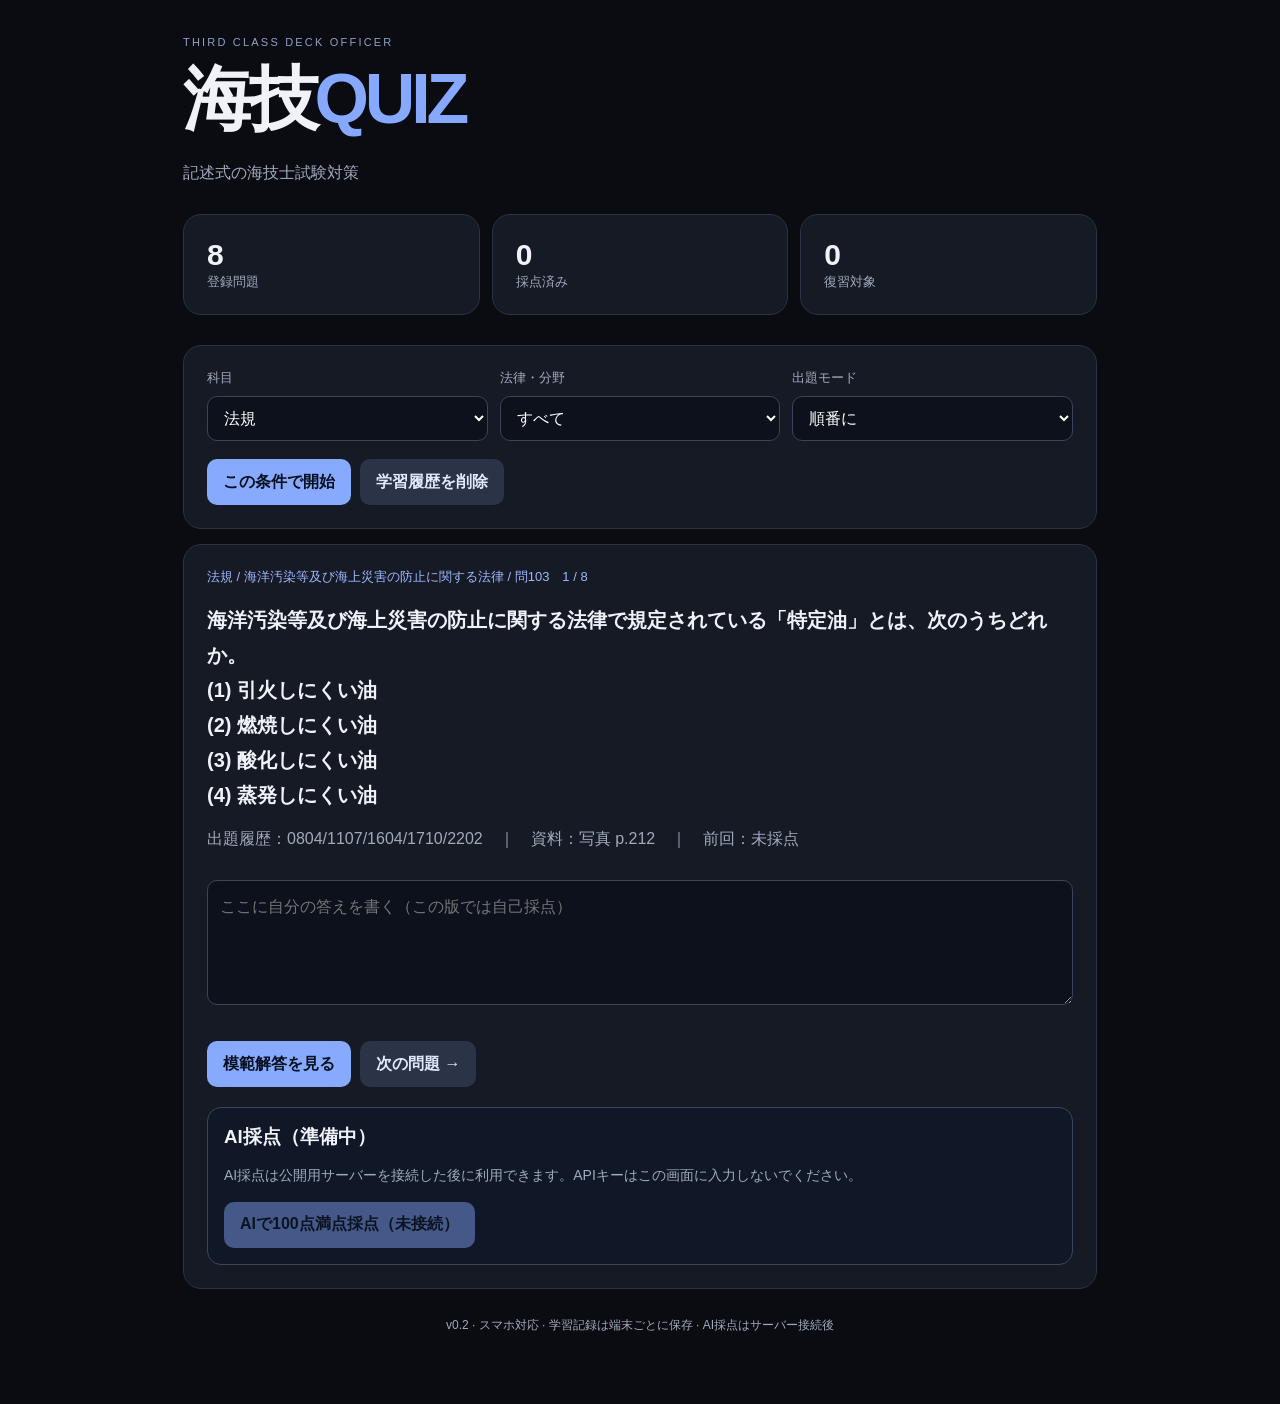
<file: index.html>
<!doctype html><html lang="ja"><head><meta charset="utf-8"><meta name="viewport" content="width=device-width,initial-scale=1"><title>海技QUIZ v0.2</title><link rel="stylesheet" href="style.css"></head><body><main class="shell"><header><div class="eyebrow">THIRD CLASS DECK OFFICER</div><h1>海技<span>QUIZ</span></h1><p>記述式の海技士試験対策</p></header><section class="stats"><div><strong id="total">0</strong><small>登録問題</small></div><div><strong id="done">0</strong><small>採点済み</small></div><div><strong id="weak">0</strong><small>復習対象</small></div></section><section class="panel"><div class="controls"><label>科目<select id="subject"><option value="法規">法規</option><option value="運用">運用</option><option value="航海">航海</option></select></label><label>法律・分野<select id="topic"><option value="all">すべて</option></select></label><label>出題モード<select id="mode"><option value="normal">順番に</option><option value="random">ランダム</option><option value="weak">復習（△・×）</option></select></label></div><div class="toolbar"><button id="start">この条件で開始</button><button class="secondary" id="reset">学習履歴を削除</button></div></section><section class="panel question"><div class="meta" id="meta">問題を選んで開始</div><h2 id="question">「この条件で開始」を押してね。</h2><p class="hint" id="hint"></p><textarea id="response" placeholder="ここに自分の答えを書く（この版では自己採点）"></textarea><div class="toolbar"><button id="reveal">模範解答を見る</button><button class="secondary" id="next">次の問題 →</button></div><div class="ai-panel"><h3>AI採点（準備中）</h3><p>AI採点は公開用サーバーを接続した後に利用できます。APIキーはこの画面に入力しないでください。</p><button id="aiGrade" disabled>AIで100点満点採点（未接続）</button></div><div id="answerBox" class="answer hidden"><h3>模範解答</h3><p id="answer"></p><div class="toolbar"><button class="good" data-grade="○">○ 覚えた</button><button class="mid" data-grade="△">△ あやふや</button><button class="bad" data-grade="×">× できなかった</button></div></div></section><footer>v0.2 · スマホ対応 · 学習記録は端末ごとに保存 · AI採点はサーバー接続後</footer></main><script src="questions.js"></script><script src="app.js"></script></body></html>
</file>
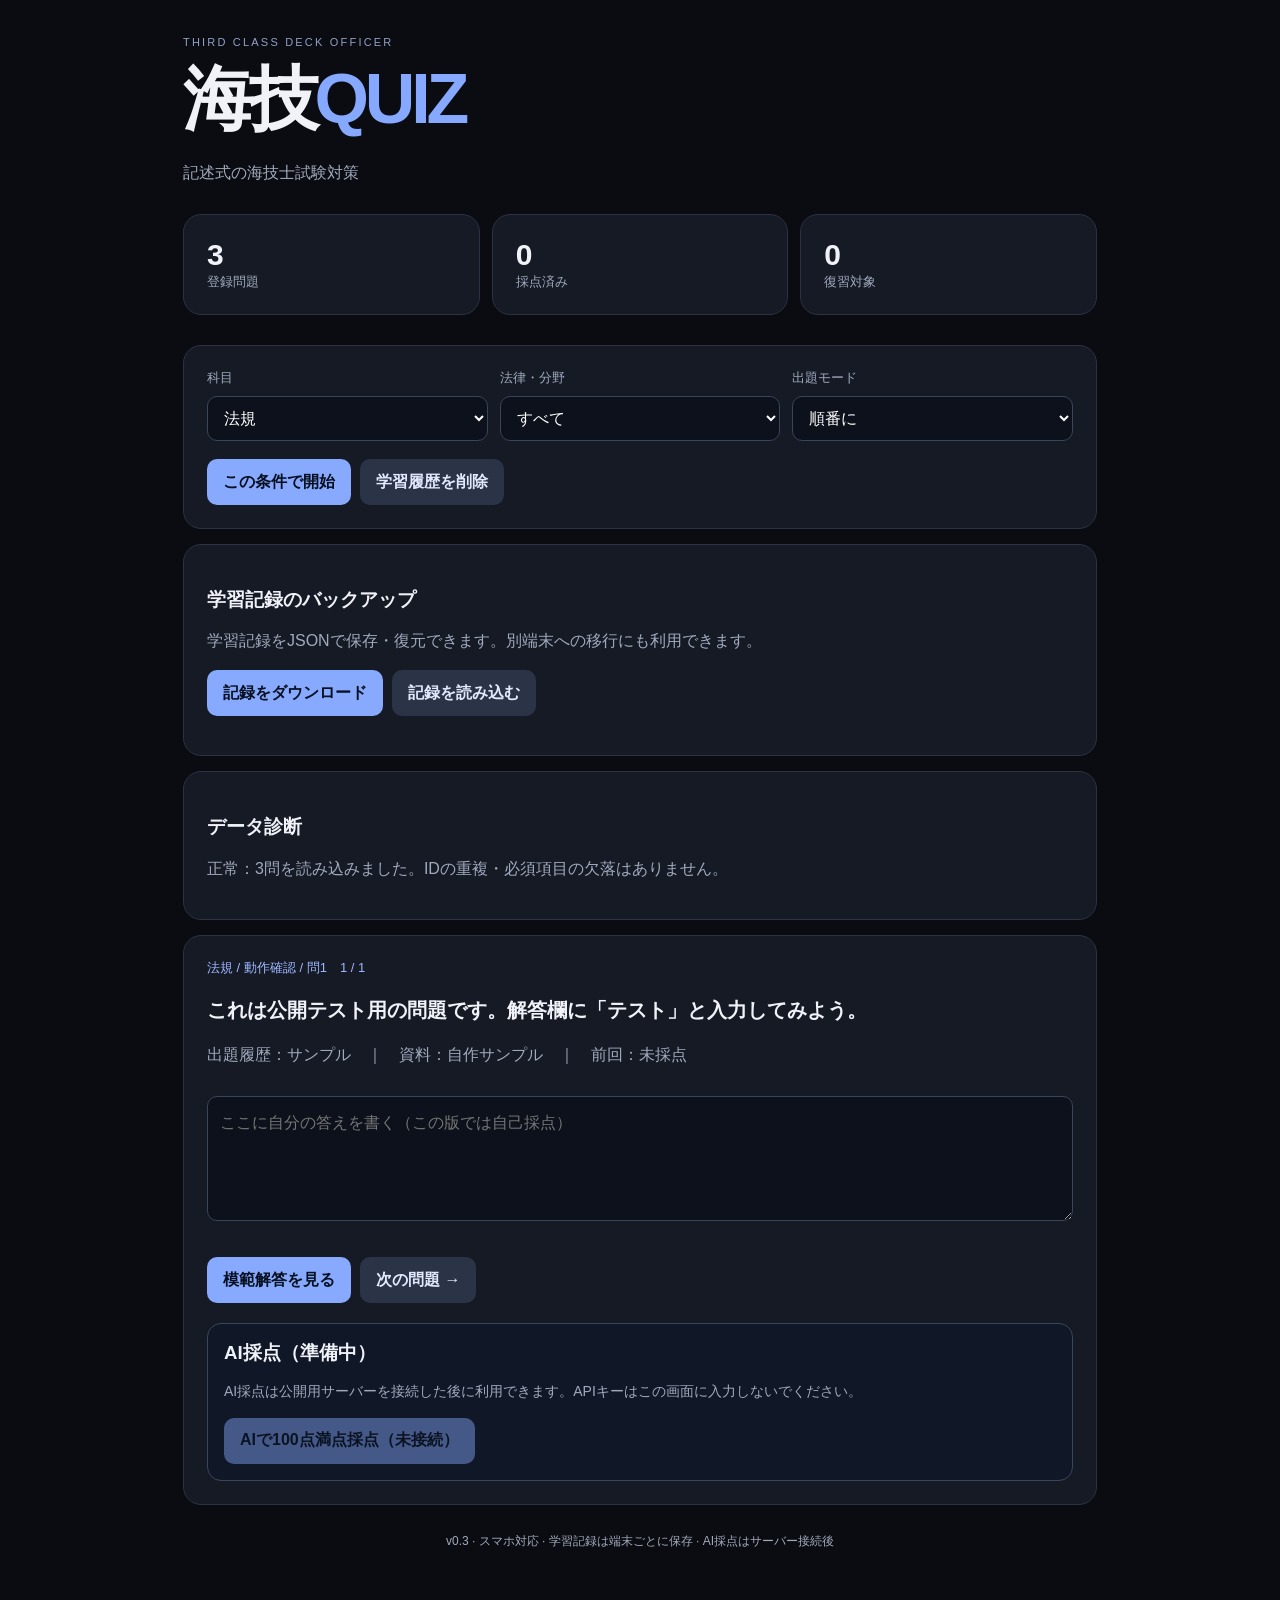
<file: v03-test/index.html>
<!doctype html><html lang="ja"><head><meta charset="utf-8"><meta name="viewport" content="width=device-width,initial-scale=1"><title>海技QUIZ v0.3</title><link rel="stylesheet" href="style.css"></head><body><main class="shell"><header><div class="eyebrow">THIRD CLASS DECK OFFICER</div><h1>海技<span>QUIZ</span></h1><p>記述式の海技士試験対策</p></header><section class="stats"><div><strong id="total">0</strong><small>登録問題</small></div><div><strong id="done">0</strong><small>採点済み</small></div><div><strong id="weak">0</strong><small>復習対象</small></div></section><section class="panel"><div class="controls"><label>科目<select id="subject"><option value="法規">法規</option><option value="運用">運用</option><option value="航海">航海</option></select></label><label>法律・分野<select id="topic"><option value="all">すべて</option></select></label><label>出題モード<select id="mode"><option value="normal">順番に</option><option value="random">ランダム</option><option value="weak">復習（△・×）</option></select></label></div><div class="toolbar"><button id="start">この条件で開始</button><button class="secondary" id="reset">学習履歴を削除</button></div></section><section class="panel"><h3>学習記録のバックアップ</h3><p class="hint">学習記録をJSONで保存・復元できます。別端末への移行にも利用できます。</p><div class="toolbar"><button id="exportGrades" type="button">記録をダウンロード</button><button id="importGrades" class="secondary" type="button">記録を読み込む</button><input id="importFile" type="file" accept=".json,application/json" hidden></div><p class="hint" id="backupStatus" role="status"></p></section><section class="panel"><h3>データ診断</h3><p class="hint" id="diagnostics" role="status">確認中…</p></section><section class="panel question"><div class="meta" id="meta">問題を選んで開始</div><h2 id="question">「この条件で開始」を押してね。</h2><p class="hint" id="hint"></p><textarea id="response" placeholder="ここに自分の答えを書く（この版では自己採点）"></textarea><div class="toolbar"><button id="reveal">模範解答を見る</button><button class="secondary" id="next">次の問題 →</button></div><div class="ai-panel"><h3>AI採点（準備中）</h3><p>AI採点は公開用サーバーを接続した後に利用できます。APIキーはこの画面に入力しないでください。</p><button id="aiGrade" disabled>AIで100点満点採点（未接続）</button></div><div id="answerBox" class="answer hidden"><h3>模範解答</h3><p id="answer"></p><div class="toolbar"><button class="good" data-grade="○">○ 覚えた</button><button class="mid" data-grade="△">△ あやふや</button><button class="bad" data-grade="×">× できなかった</button></div></div></section><footer>v0.3 · スマホ対応 · 学習記録は端末ごとに保存 · AI採点はサーバー接続後</footer></main><script src="questions.js" onerror="document.getElementById('diagnostics').textContent='エラー: questions.js を読み込めません。ファイル名と配置を確認してください。'"></script><script src="app.js" onerror="document.getElementById('diagnostics').textContent='エラー: app.js を読み込めません。ファイル名と配置を確認してください。'"></script></body></html>
</file>
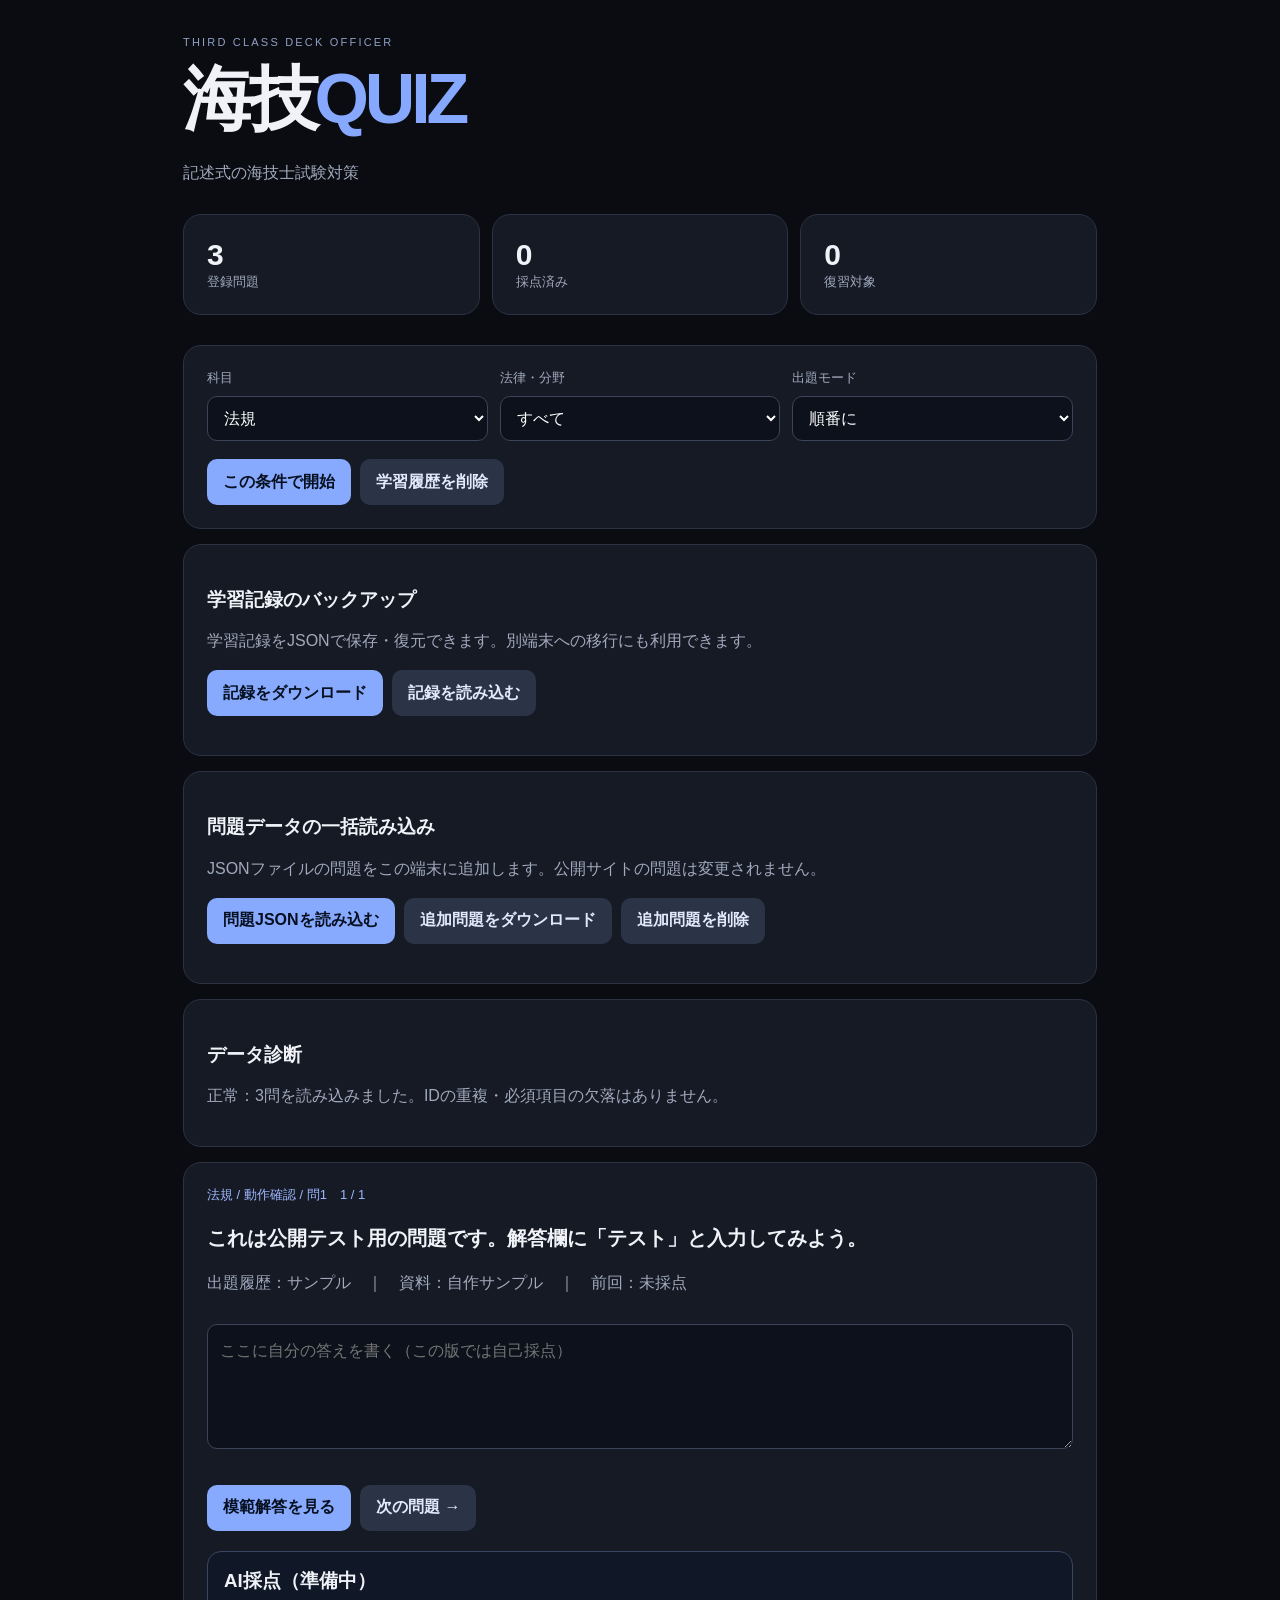
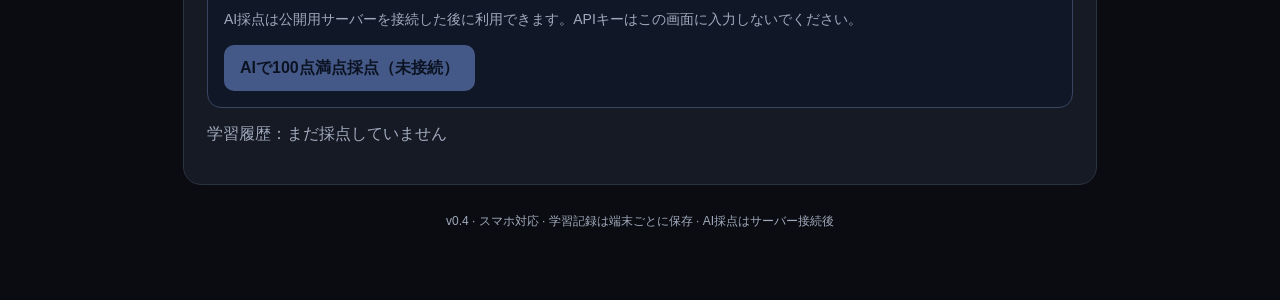
<file: v04-test/index.html>
<!doctype html><html lang="ja"><head><meta charset="utf-8"><meta name="viewport" content="width=device-width,initial-scale=1"><title>海技QUIZ v0.4</title><link rel="stylesheet" href="style.css"></head><body><main class="shell"><header><div class="eyebrow">THIRD CLASS DECK OFFICER</div><h1>海技<span>QUIZ</span></h1><p>記述式の海技士試験対策</p></header><section class="stats"><div><strong id="total">0</strong><small>登録問題</small></div><div><strong id="done">0</strong><small>採点済み</small></div><div><strong id="weak">0</strong><small>復習対象</small></div></section><section class="panel"><div class="controls"><label>科目<select id="subject"><option value="法規">法規</option><option value="運用">運用</option><option value="航海">航海</option></select></label><label>法律・分野<select id="topic"><option value="all">すべて</option></select></label><label>出題モード<select id="mode"><option value="normal">順番に</option><option value="random">ランダム</option><option value="weak">復習（△・×）</option></select></label></div><div class="toolbar"><button id="start">この条件で開始</button><button class="secondary" id="reset">学習履歴を削除</button></div></section><section class="panel"><h3>学習記録のバックアップ</h3><p class="hint">学習記録をJSONで保存・復元できます。別端末への移行にも利用できます。</p><div class="toolbar"><button id="exportGrades" type="button">記録をダウンロード</button><button id="importGrades" class="secondary" type="button">記録を読み込む</button><input id="importFile" type="file" accept=".json,application/json" hidden></div><p class="hint" id="backupStatus" role="status"></p></section><section class="panel"><h3>問題データの一括読み込み</h3><p class="hint">JSONファイルの問題をこの端末に追加します。公開サイトの問題は変更されません。</p><div class="toolbar"><button id="importQuestions" type="button">問題JSONを読み込む</button><button id="exportQuestions" class="secondary" type="button">追加問題をダウンロード</button><button id="clearQuestions" class="secondary" type="button">追加問題を削除</button><input id="questionFile" type="file" accept=".json,application/json" hidden></div><p class="hint" id="questionStatus" role="status"></p></section><section class="panel"><h3>データ診断</h3><p class="hint" id="diagnostics" role="status">確認中…</p></section><section class="panel question"><div class="meta" id="meta">問題を選んで開始</div><h2 id="question">「この条件で開始」を押してね。</h2><p class="hint" id="hint"></p><textarea id="response" placeholder="ここに自分の答えを書く（この版では自己採点）"></textarea><div class="toolbar"><button id="reveal">模範解答を見る</button><button class="secondary" id="next">次の問題 →</button></div><div class="ai-panel"><h3>AI採点（準備中）</h3><p>AI採点は公開用サーバーを接続した後に利用できます。APIキーはこの画面に入力しないでください。</p><button id="aiGrade" disabled>AIで100点満点採点（未接続）</button></div><p class="hint" id="questionHistory" role="status"></p><div id="answerBox" class="answer hidden"><h3>模範解答</h3><p id="answer"></p><div class="toolbar"><button class="good" data-grade="○">○ 覚えた</button><button class="mid" data-grade="△">△ あやふや</button><button class="bad" data-grade="×">× できなかった</button></div></div></section><footer>v0.4 · スマホ対応 · 学習記録は端末ごとに保存 · AI採点はサーバー接続後</footer></main><script src="questions.js" onerror="document.getElementById('diagnostics').textContent='エラー: questions.js を読み込めません。ファイル名と配置を確認してください。'"></script><script src="app.js" onerror="document.getElementById('diagnostics').textContent='エラー: app.js を読み込めません。ファイル名と配置を確認してください。'"></script></body></html>
</file>
<file: style.css>
:root{color-scheme:dark;font-family:-apple-system,BlinkMacSystemFont,"Hiragino Kaku Gothic ProN",Meiryo,sans-serif;background:#0a0c11;color:#f0f2f8}*{box-sizing:border-box}body{margin:0}.shell{max-width:950px;margin:auto;padding:36px 18px 70px}.eyebrow{letter-spacing:.2em;color:#91a1c4;font-size:11px}h1{font-size:clamp(40px,7vw,70px);letter-spacing:-.06em;margin:5px 0}h1 span{color:#86a9ff}header p,footer,.hint{color:#a1aabd}.stats{display:grid;grid-template-columns:repeat(3,1fr);gap:12px;margin:30px 0}.stats>div,.panel{border:1px solid #2a3244;border-radius:18px;background:#151a25;padding:23px}.stats strong{display:block;font-size:30px}.stats small{color:#a1aabd}.panel{margin:15px 0}.controls{display:grid;grid-template-columns:repeat(3,1fr);gap:12px}label{display:grid;gap:9px;font-size:13px;color:#a1aabd}select,textarea{width:100%;background:#0c111b;border:1px solid #3a455a;border-radius:10px;padding:12px;color:#fff;font:inherit}textarea{min-height:125px;resize:vertical;line-height:1.8;margin:14px 0}.toolbar{display:flex;gap:9px;flex-wrap:wrap;margin-top:18px}button{border:0;border-radius:10px;background:#87aaff;color:#071020;font-weight:700;padding:12px 16px;cursor:pointer}button:disabled{opacity:.45;cursor:not-allowed}.secondary{background:#2b3446;color:#e2e9ff}.good{background:#7cdbb2}.mid{background:#f6d58d}.bad{background:#f29b9b}.meta{color:#9eb7ff;font-size:13px}.question h2{white-space:pre-wrap;line-height:1.75;font-size:20px}.answer{margin-top:20px;border-top:1px solid #354052;padding-top:12px}.answer p{white-space:pre-wrap;line-height:1.9}.hidden{display:none}footer{text-align:center;font-size:12px;margin-top:28px}@media(max-width:640px){.controls{grid-template-columns:1fr}.stats>div,.panel{padding:15px}.stats strong{font-size:23px}.question h2{font-size:18px}}

/* v0.2 mobile refinements */
html{-webkit-text-size-adjust:100%}button,select,textarea{font-size:16px}
button{min-height:46px;touch-action:manipulation}
button:focus-visible,select:focus-visible,textarea:focus-visible{outline:3px solid #86a9ff;outline-offset:2px}
.ai-panel{margin-top:20px;padding:16px;border:1px solid #384760;border-radius:14px;background:#101726}
.ai-panel h3{margin:0 0 8px}.ai-panel p{color:#a1aabd;line-height:1.7;font-size:14px}
@media(max-width:640px){.shell{padding:22px 12px 60px}header h1{font-size:46px}
.stats{gap:7px;margin:20px 0}.stats>div{padding:12px 9px;border-radius:12px}
.stats small{font-size:11px}.panel{border-radius:14px}
.toolbar{display:grid;grid-template-columns:1fr 1fr}
.toolbar button{padding:12px 8px}.answer .toolbar{grid-template-columns:1fr}
.question h2{overflow-wrap:anywhere}textarea{min-height:150px}
}
@media(max-width:360px){.toolbar{grid-template-columns:1fr}.stats strong{font-size:20px}}
</file>
<file: v03-test/style.css>
:root{color-scheme:dark;font-family:-apple-system,BlinkMacSystemFont,"Hiragino Kaku Gothic ProN",Meiryo,sans-serif;background:#0a0c11;color:#f0f2f8}*{box-sizing:border-box}body{margin:0}.shell{max-width:950px;margin:auto;padding:36px 18px 70px}.eyebrow{letter-spacing:.2em;color:#91a1c4;font-size:11px}h1{font-size:clamp(40px,7vw,70px);letter-spacing:-.06em;margin:5px 0}h1 span{color:#86a9ff}header p,footer,.hint{color:#a1aabd}.stats{display:grid;grid-template-columns:repeat(3,1fr);gap:12px;margin:30px 0}.stats>div,.panel{border:1px solid #2a3244;border-radius:18px;background:#151a25;padding:23px}.stats strong{display:block;font-size:30px}.stats small{color:#a1aabd}.panel{margin:15px 0}.controls{display:grid;grid-template-columns:repeat(3,1fr);gap:12px}label{display:grid;gap:9px;font-size:13px;color:#a1aabd}select,textarea{width:100%;background:#0c111b;border:1px solid #3a455a;border-radius:10px;padding:12px;color:#fff;font:inherit}textarea{min-height:125px;resize:vertical;line-height:1.8;margin:14px 0}.toolbar{display:flex;gap:9px;flex-wrap:wrap;margin-top:18px}button{border:0;border-radius:10px;background:#87aaff;color:#071020;font-weight:700;padding:12px 16px;cursor:pointer}button:disabled{opacity:.45;cursor:not-allowed}.secondary{background:#2b3446;color:#e2e9ff}.good{background:#7cdbb2}.mid{background:#f6d58d}.bad{background:#f29b9b}.meta{color:#9eb7ff;font-size:13px}.question h2{white-space:pre-wrap;line-height:1.75;font-size:20px}.answer{margin-top:20px;border-top:1px solid #354052;padding-top:12px}.answer p{white-space:pre-wrap;line-height:1.9}.hidden{display:none}footer{text-align:center;font-size:12px;margin-top:28px}@media(max-width:640px){.controls{grid-template-columns:1fr}.stats>div,.panel{padding:15px}.stats strong{font-size:23px}.question h2{font-size:18px}}

/* v0.2 mobile refinements */
html{-webkit-text-size-adjust:100%}button,select,textarea{font-size:16px}
button{min-height:46px;touch-action:manipulation}
button:focus-visible,select:focus-visible,textarea:focus-visible{outline:3px solid #86a9ff;outline-offset:2px}
.ai-panel{margin-top:20px;padding:16px;border:1px solid #384760;border-radius:14px;background:#101726}
.ai-panel h3{margin:0 0 8px}.ai-panel p{color:#a1aabd;line-height:1.7;font-size:14px}
@media(max-width:640px){.shell{padding:22px 12px 60px}header h1{font-size:46px}
.stats{gap:7px;margin:20px 0}.stats>div{padding:12px 9px;border-radius:12px}
.stats small{font-size:11px}.panel{border-radius:14px}
.toolbar{display:grid;grid-template-columns:1fr 1fr}
.toolbar button{padding:12px 8px}.answer .toolbar{grid-template-columns:1fr}
.question h2{overflow-wrap:anywhere}textarea{min-height:150px}
}
@media(max-width:360px){.toolbar{grid-template-columns:1fr}.stats strong{font-size:20px}}
</file>
<file: v04-test/style.css>
:root{color-scheme:dark;font-family:-apple-system,BlinkMacSystemFont,"Hiragino Kaku Gothic ProN",Meiryo,sans-serif;background:#0a0c11;color:#f0f2f8}*{box-sizing:border-box}body{margin:0}.shell{max-width:950px;margin:auto;padding:36px 18px 70px}.eyebrow{letter-spacing:.2em;color:#91a1c4;font-size:11px}h1{font-size:clamp(40px,7vw,70px);letter-spacing:-.06em;margin:5px 0}h1 span{color:#86a9ff}header p,footer,.hint{color:#a1aabd}.stats{display:grid;grid-template-columns:repeat(3,1fr);gap:12px;margin:30px 0}.stats>div,.panel{border:1px solid #2a3244;border-radius:18px;background:#151a25;padding:23px}.stats strong{display:block;font-size:30px}.stats small{color:#a1aabd}.panel{margin:15px 0}.controls{display:grid;grid-template-columns:repeat(3,1fr);gap:12px}label{display:grid;gap:9px;font-size:13px;color:#a1aabd}select,textarea{width:100%;background:#0c111b;border:1px solid #3a455a;border-radius:10px;padding:12px;color:#fff;font:inherit}textarea{min-height:125px;resize:vertical;line-height:1.8;margin:14px 0}.toolbar{display:flex;gap:9px;flex-wrap:wrap;margin-top:18px}button{border:0;border-radius:10px;background:#87aaff;color:#071020;font-weight:700;padding:12px 16px;cursor:pointer}button:disabled{opacity:.45;cursor:not-allowed}.secondary{background:#2b3446;color:#e2e9ff}.good{background:#7cdbb2}.mid{background:#f6d58d}.bad{background:#f29b9b}.meta{color:#9eb7ff;font-size:13px}.question h2{white-space:pre-wrap;line-height:1.75;font-size:20px}.answer{margin-top:20px;border-top:1px solid #354052;padding-top:12px}.answer p{white-space:pre-wrap;line-height:1.9}.hidden{display:none}footer{text-align:center;font-size:12px;margin-top:28px}@media(max-width:640px){.controls{grid-template-columns:1fr}.stats>div,.panel{padding:15px}.stats strong{font-size:23px}.question h2{font-size:18px}}

/* v0.2 mobile refinements */
html{-webkit-text-size-adjust:100%}button,select,textarea{font-size:16px}
button{min-height:46px;touch-action:manipulation}
button:focus-visible,select:focus-visible,textarea:focus-visible{outline:3px solid #86a9ff;outline-offset:2px}
.ai-panel{margin-top:20px;padding:16px;border:1px solid #384760;border-radius:14px;background:#101726}
.ai-panel h3{margin:0 0 8px}.ai-panel p{color:#a1aabd;line-height:1.7;font-size:14px}
@media(max-width:640px){.shell{padding:22px 12px 60px}header h1{font-size:46px}
.stats{gap:7px;margin:20px 0}.stats>div{padding:12px 9px;border-radius:12px}
.stats small{font-size:11px}.panel{border-radius:14px}
.toolbar{display:grid;grid-template-columns:1fr 1fr}
.toolbar button{padding:12px 8px}.answer .toolbar{grid-template-columns:1fr}
.question h2{overflow-wrap:anywhere}textarea{min-height:150px}
}
@media(max-width:360px){.toolbar{grid-template-columns:1fr}.stats strong{font-size:20px}}
</file>
